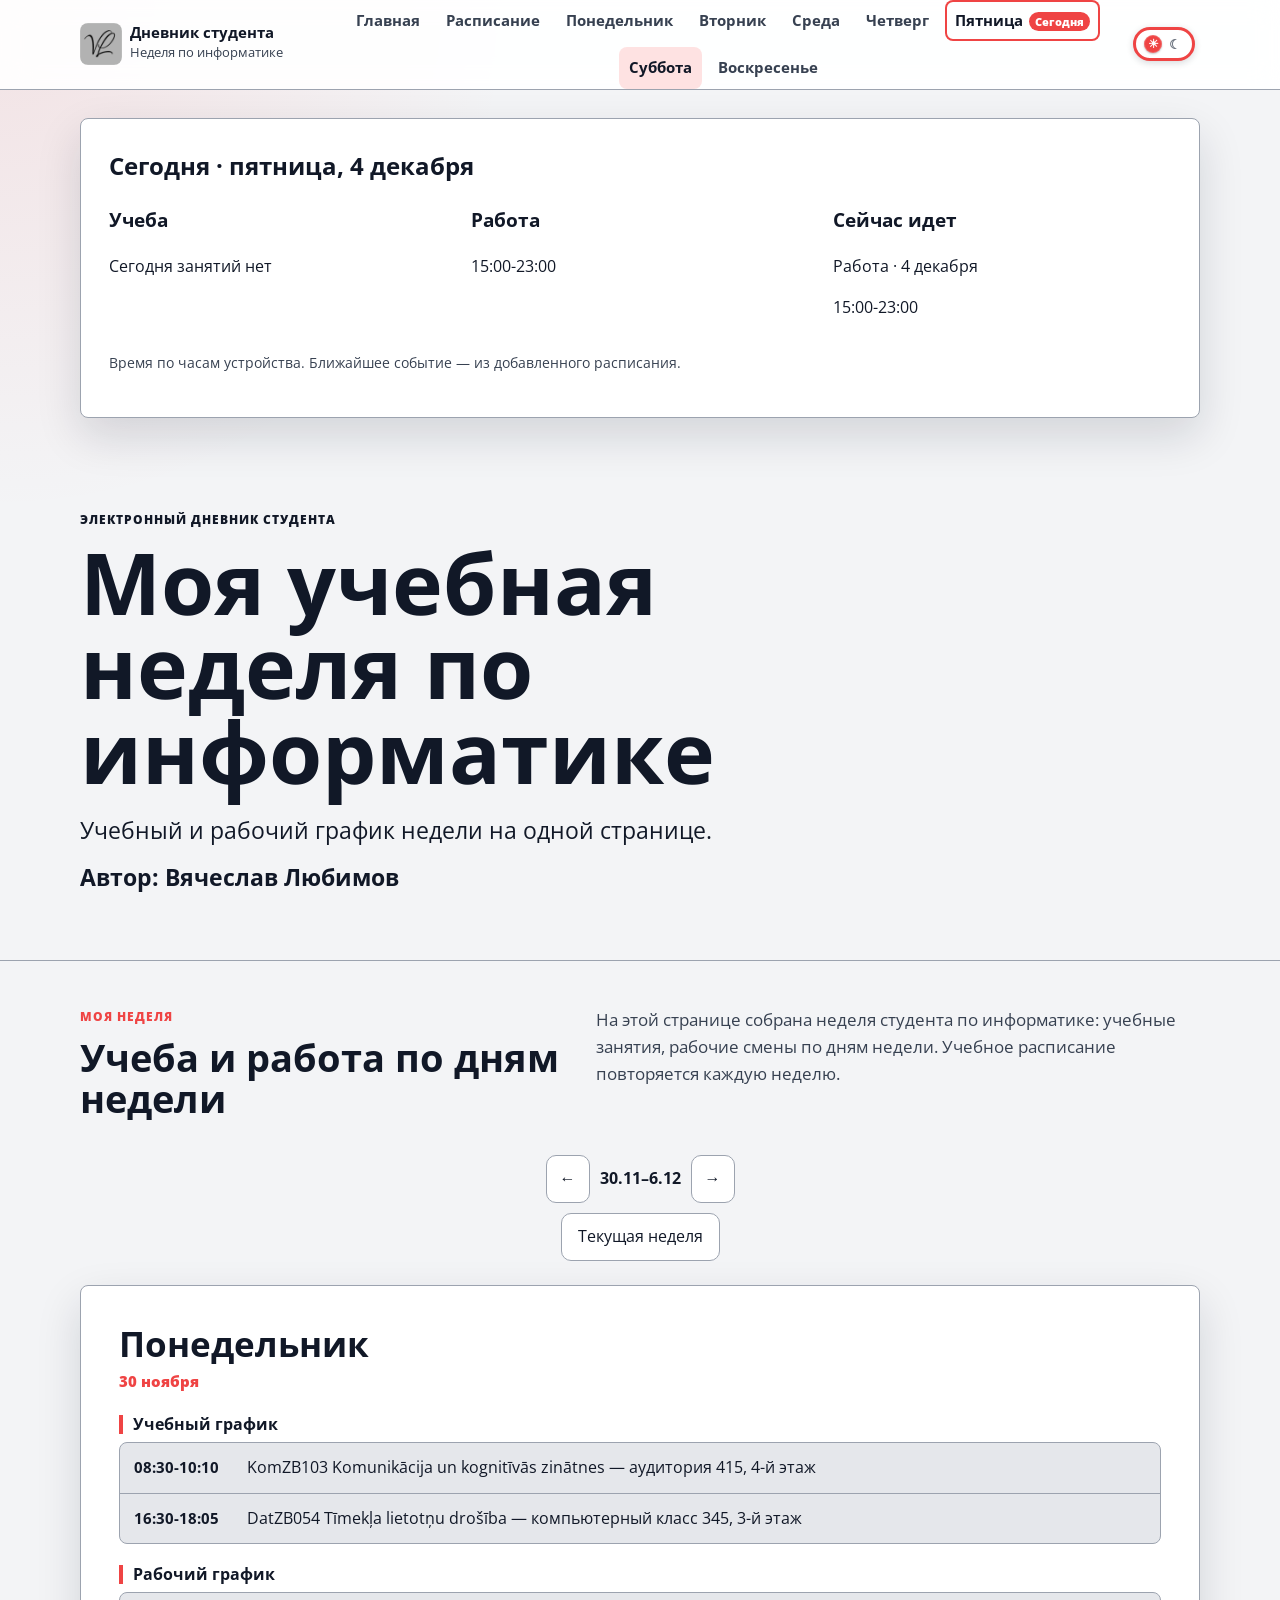
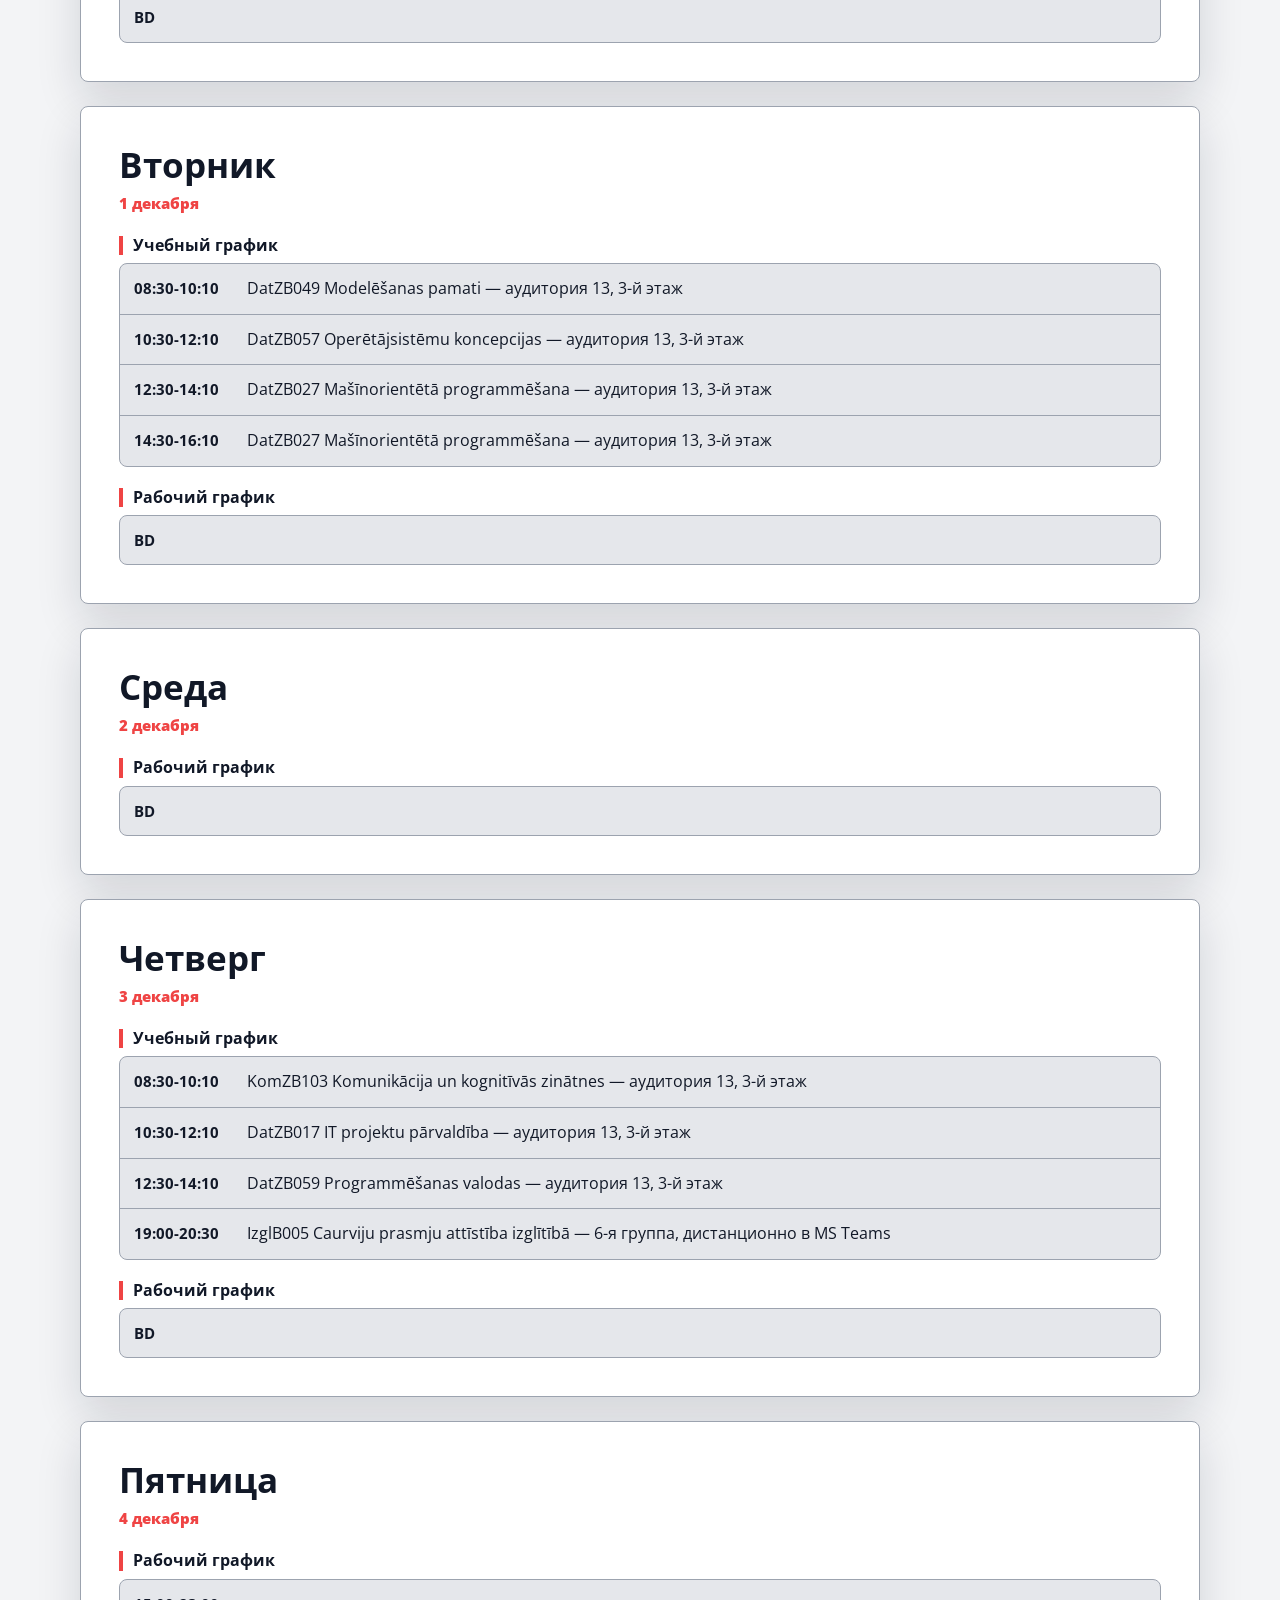
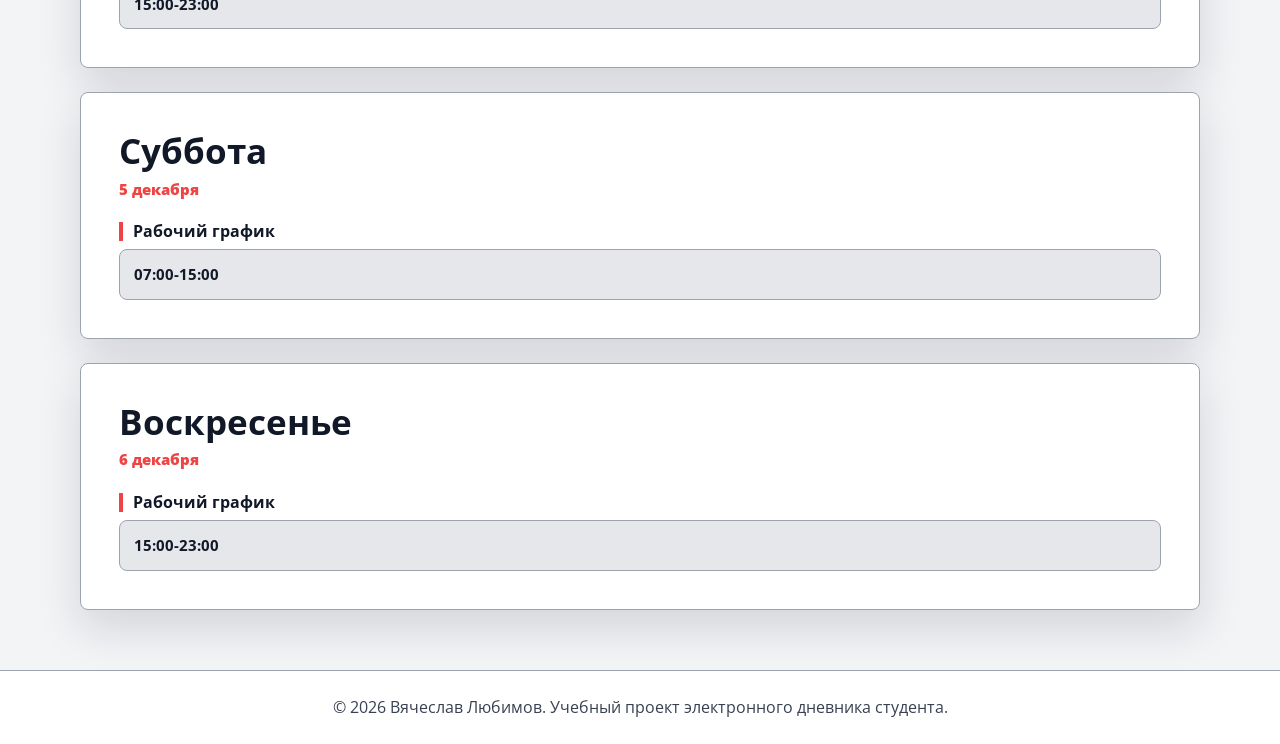
<file: index.html>
<!doctype html>
<html lang="ru">
<head>
  <meta charset="utf-8">
  <meta name="viewport" content="width=device-width, initial-scale=1">
  <title>Моя учебная неделя по информатике</title>
  <link rel="icon" href="favicon/favicon.ico" sizes="any">
  <link rel="icon" type="image/png" sizes="32x32" href="favicon/favicon-32x32.png">
  <link rel="icon" type="image/png" sizes="16x16" href="favicon/favicon-16x16.png">
  <link rel="apple-touch-icon" sizes="180x180" href="favicon/apple-touch-icon.png">
  <link rel="manifest" href="favicon/site.webmanifest">
  <link rel="stylesheet" href="css/style.css">
</head>
<body id="page-top">
  <header class="site-header">
    <div class="container header-layout">
      <button class="brand menu-toggle" type="button" aria-label="Открыть меню" aria-expanded="false" aria-controls="site-menu">
        <img class="brand-mark" src="favicon/android-chrome-192x192.png" alt="Инициалы Вячеслава Любимова VL" width="42" height="42">
        <span>
          <strong>Дневник студента</strong>
          <small>Неделя по информатике</small>
        </span>
      </button>

      <nav class="main-nav" aria-label="Главная навигация">
        <ul id="nav-list"></ul>
      </nav>

      <button class="theme-toggle" id="theme-toggle" type="button" aria-pressed="false" aria-label="Переключить темную тему">
        <span class="theme-toggle-track" aria-hidden="true">
          <span class="theme-toggle-icon theme-toggle-sun">☀</span>
          <span class="theme-toggle-icon theme-toggle-moon">☾</span>
          <span class="theme-toggle-thumb"></span>
        </span>
        <span class="sr-only" id="theme-toggle-label">Темная тема</span>
      </button>
    </div>
  </header>

  <button class="mobile-back-to-top menu-toggle" type="button" aria-label="Открыть меню" aria-expanded="false" aria-controls="site-menu">
    <img src="favicon/android-chrome-192x192.png" alt="" width="42" height="42">
  </button>

  <nav class="site-menu" id="site-menu" aria-label="Меню сайта" hidden></nav>

  <main>
    <section class="container today-summary" id="today-summary" aria-labelledby="today-title"></section>
    <section class="hero" id="glavnaya" aria-labelledby="hero-title">
      <div class="hero-content container">
        <p class="eyebrow">Электронный дневник студента</p>
        <h1 id="hero-title">Моя учебная неделя по информатике</h1>
        <p class="hero-subtitle">Учебный и рабочий график недели на одной странице.</p>
        <p class="author">Автор: Вячеслав Любимов</p>
      </div>
    </section>

    <section class="intro container" aria-labelledby="intro-title">
      <div>
        <p class="eyebrow">Моя неделя</p>
        <h2 id="intro-title">Учеба и работа по дням недели</h2>
      </div>
      <p>
        На этой странице собрана неделя студента по информатике: учебные занятия,
        рабочие смены по дням недели. Учебное расписание повторяется каждую неделю.
      </p>
    </section>

    <section class="diary container" id="dnevnik" aria-label="Дни учебной недели">
      <div class="period-controls week-controls" aria-label="Выбор недели">
        <button type="button" id="week-prev" aria-label="Предыдущая неделя">←</button>
        <strong id="week-label" aria-live="polite"></strong>
        <button type="button" id="week-next" aria-label="Следующая неделя">→</button>
        <button type="button" id="week-current">Текущая неделя</button>
      </div>
      <div id="cards" class="cards"></div>
    </section>

  </main>

  <footer class="site-footer">
    <div class="container">
      <p>&copy; 2026 Вячеслав Любимов. Учебный проект электронного дневника студента.</p>
    </div>
  </footer>

  <script src="js/study-schedules.js"></script>
  <script src="js/work-schedules.js"></script>
  <script src="js/data.js"></script>
  <script src="js/today.js"></script>
  <script src="js/script.js"></script>
  <script src="js/menu.js"></script>
</body>
</html>
</file>
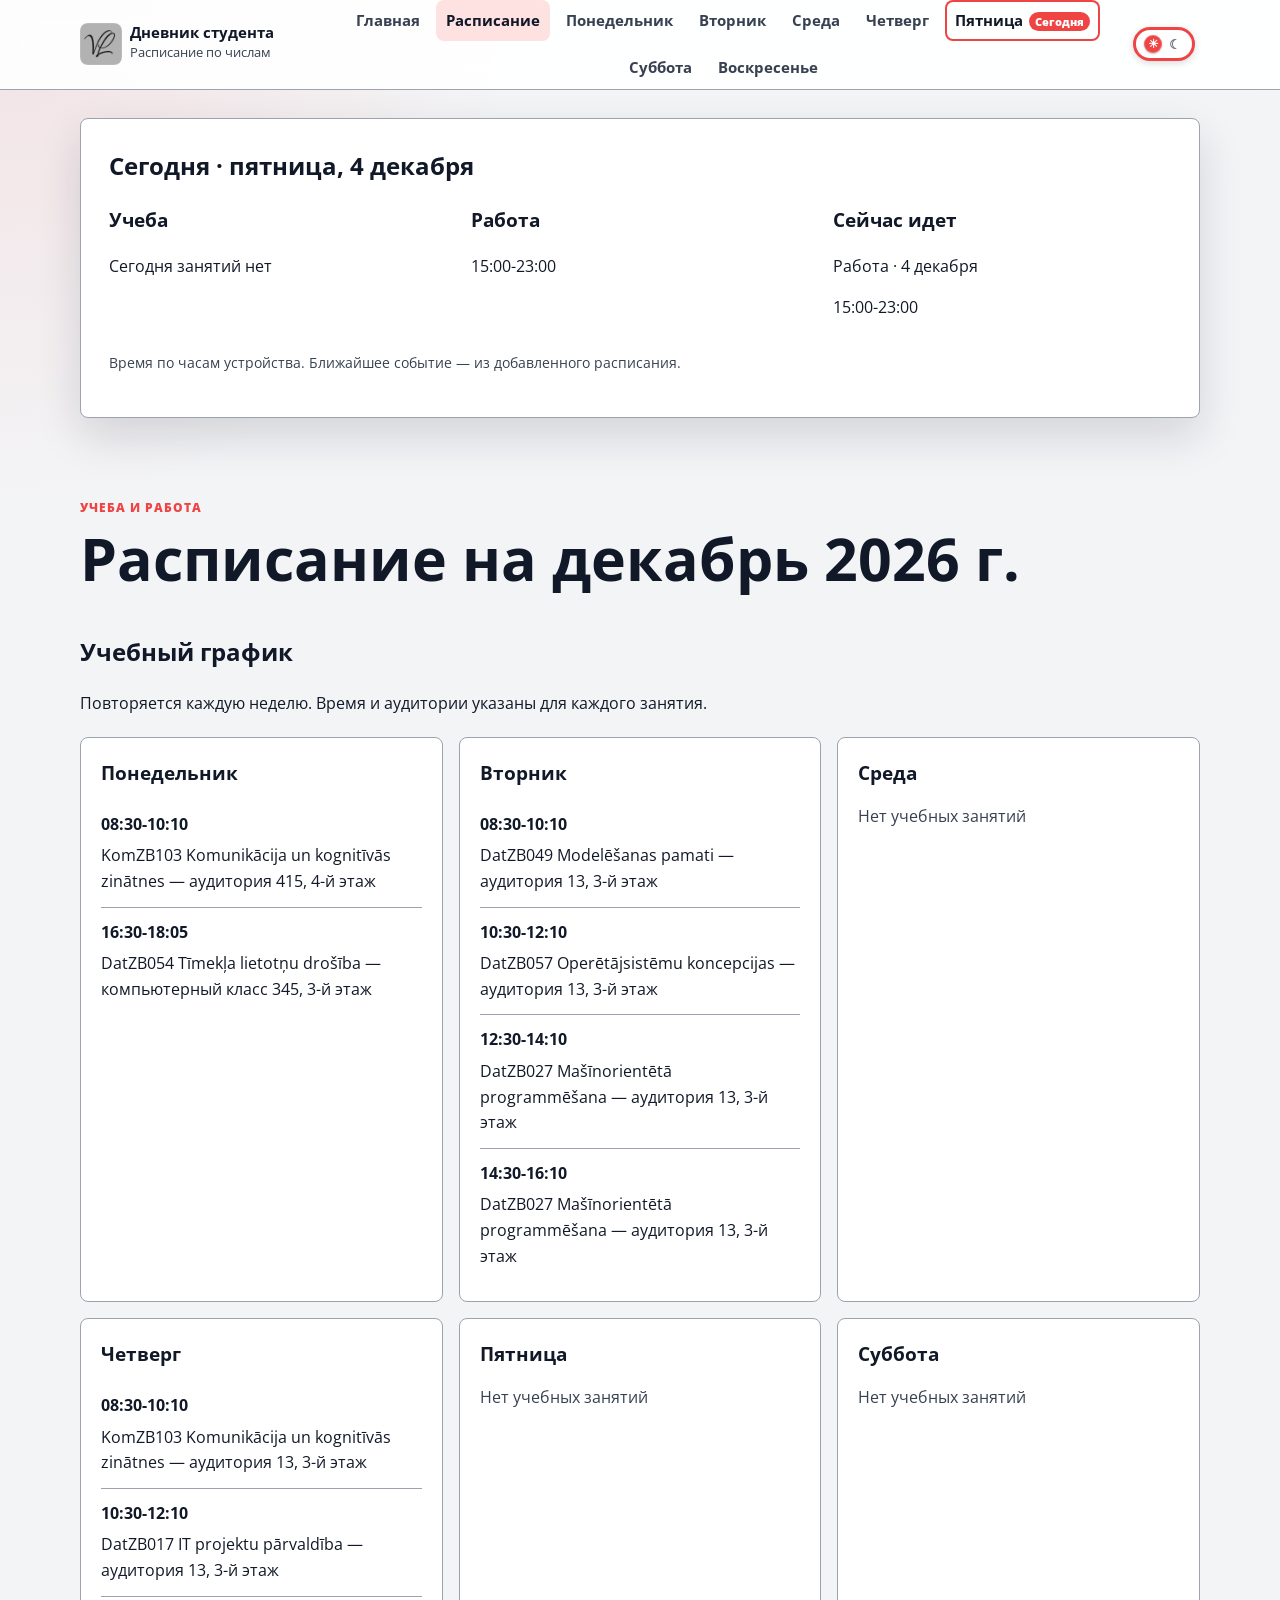
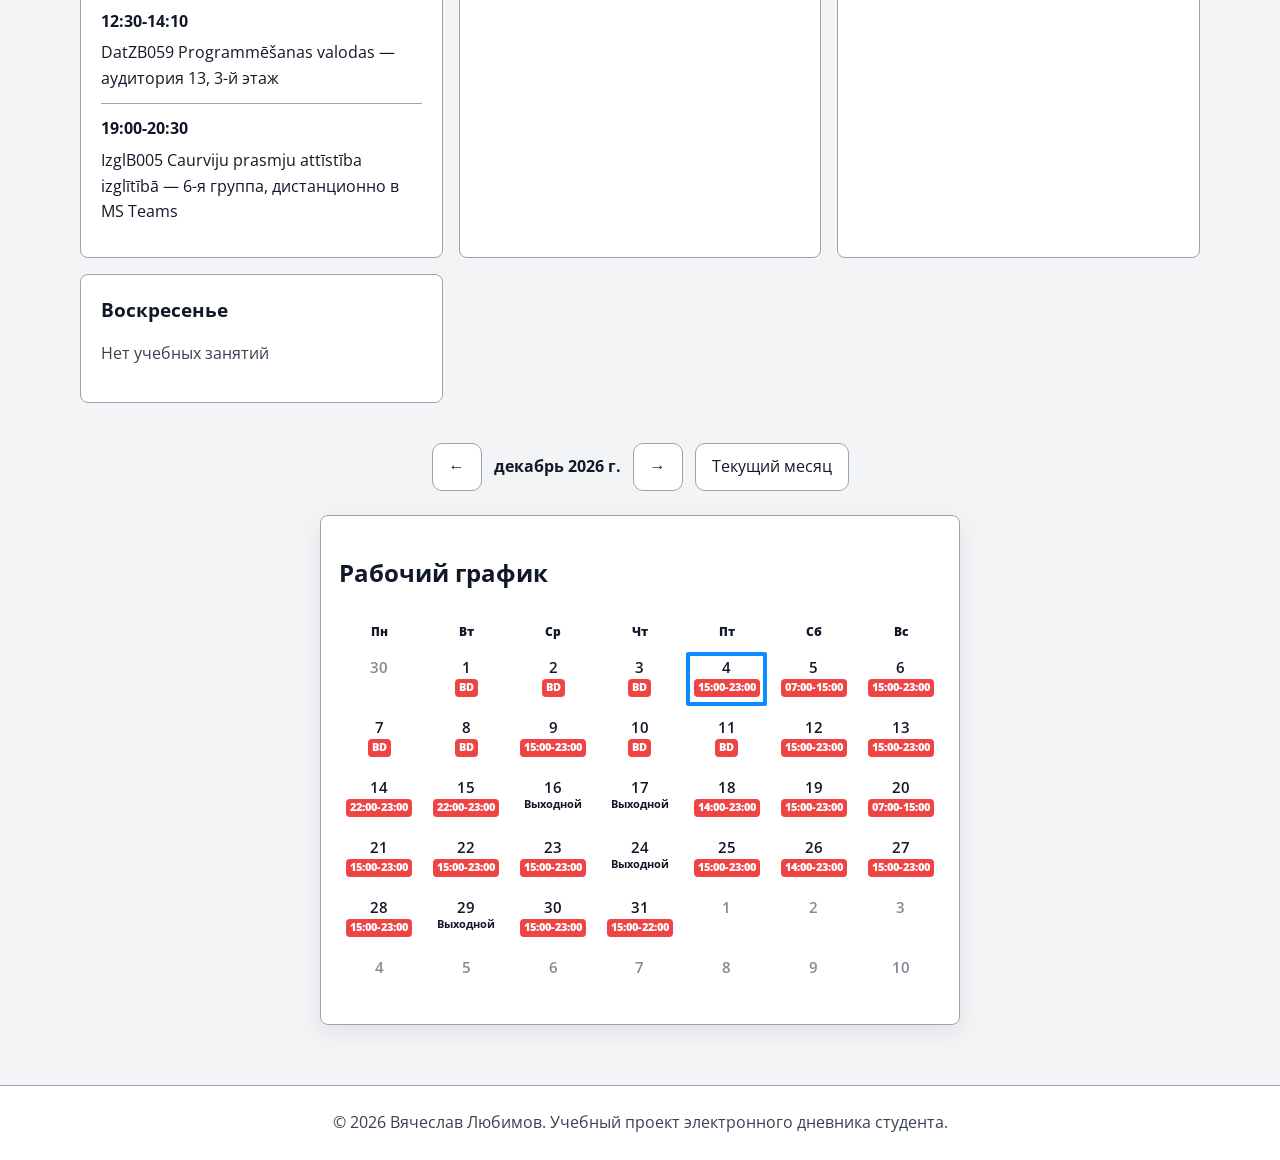
<file: schedule.html>
<!doctype html>
<html lang="ru">
<head>
  <meta charset="utf-8">
  <meta name="viewport" content="width=device-width, initial-scale=1">
  <title>Расписание по числам</title>
  <link rel="icon" href="favicon/favicon.ico" sizes="any">
  <link rel="icon" type="image/png" sizes="32x32" href="favicon/favicon-32x32.png">
  <link rel="icon" type="image/png" sizes="16x16" href="favicon/favicon-16x16.png">
  <link rel="apple-touch-icon" sizes="180x180" href="favicon/apple-touch-icon.png">
  <link rel="manifest" href="favicon/site.webmanifest">
  <link rel="stylesheet" href="css/style.css">
</head>
<body id="page-top">
  <header class="site-header">
    <div class="container header-layout">
      <button class="brand menu-toggle" type="button" aria-label="Открыть меню" aria-expanded="false" aria-controls="site-menu">
        <img class="brand-mark" src="favicon/android-chrome-192x192.png" alt="Инициалы Вячеслава Любимова VL" width="42" height="42">
        <span>
          <strong>Дневник студента</strong>
          <small>Расписание по числам</small>
        </span>
      </button>

      <nav class="main-nav" aria-label="Главная навигация">
        <ul>
          <li><a href="index.html" data-short="Глав">Главная</a></li>
          <li><a class="is-active" href="schedule.html" data-short="Рас">Расписание</a></li>
        </ul>
      </nav>

      <button class="theme-toggle" id="theme-toggle" type="button" aria-pressed="false" aria-label="Переключить темную тему">
        <span class="theme-toggle-track" aria-hidden="true">
          <span class="theme-toggle-icon theme-toggle-sun">☀</span>
          <span class="theme-toggle-icon theme-toggle-moon">☾</span>
          <span class="theme-toggle-thumb"></span>
        </span>
        <span class="sr-only" id="theme-toggle-label">Темная тема</span>
      </button>
    </div>
  </header>

  <nav class="site-menu" id="site-menu" aria-label="Меню сайта" hidden></nav>

  <main>
    <section class="container today-summary" id="today-summary" aria-labelledby="today-title"></section>
    <section class="page-title container" aria-labelledby="month-title">
      <p class="eyebrow">Учеба и работа</p>
      <h1 id="month-title">Расписание по числам</h1>
    </section>

    <section class="container weekly-study" aria-labelledby="study-title">
      <h2 id="study-title">Учебный график</h2>
      <p>Повторяется каждую неделю. Время и аудитории указаны для каждого занятия.</p>
      <div id="weekly-study"></div>
    </section>

    <div class="container period-controls" aria-label="Выбор месяца">
      <button type="button" id="month-prev" aria-label="Предыдущий месяц">←</button>
      <strong id="month-label" aria-live="polite"></strong>
      <button type="button" id="month-next" aria-label="Следующий месяц">→</button>
      <button type="button" id="month-current">Текущий месяц</button>
    </div>
    <section class="month-schedule container" id="month-schedule" aria-label="Рабочий график по числам месяца"></section>
  </main>

  <footer class="site-footer">
    <div class="container">
      <p>&copy; 2026 Вячеслав Любимов. Учебный проект электронного дневника студента.</p>
    </div>
  </footer>

  <script src="js/study-schedules.js"></script>
  <script src="js/work-schedules.js"></script>
  <script src="js/data.js"></script>
  <script src="js/today.js"></script>
  <script src="js/month-schedule.js"></script>
  <script src="js/menu.js"></script>
</body>
</html>
</file>
<file: css/style.css>
@import url("https://fonts.googleapis.com/css2?family=Open+Sans:wght@400;600;700;800;900&display=swap");

:root {
  color-scheme: light;
  --bg: #f3f4f6;
  --surface: #ffffff;
  --surface-soft: #e5e7eb;
  --text: #111827;
  --muted: #374151;
  --line: #9ca3af;
  --accent: #ef4444;
  --accent-strong: #111827;
  --accent-soft: #fee2e2;
  --warning: #ef4444;
  --shadow: 0 18px 45px rgba(17, 24, 39, 0.14);
  --radius: 8px;
  --container: 1120px;
  --font: "Open Sans", Arial, Helvetica, sans-serif;
}

:root[data-theme="dark"] {
  color-scheme: dark;
  --bg: #111827;
  --surface: #374151;
  --surface-soft: #1f2937;
  --text: #f3f4f6;
  --muted: #e5e7eb;
  --line: #9ca3af;
  --accent: #ef4444;
  --accent-strong: #f3f4f6;
  --accent-soft: #4b1d24;
  --warning: #ef4444;
  --shadow: 0 18px 45px rgba(0, 0, 0, 0.32);
}

* {
  box-sizing: border-box;
}

.header-layout > *,
.brand > *,
.intro > *,
.diary-card > *,
.card-content,
.day-block,
.table-wrap {
  min-width: 0;
}

html {
  scroll-behavior: smooth;
  scroll-padding-top: 104px;
}

body {
  margin: 0;
  background:
    radial-gradient(circle at top left, rgba(239, 68, 68, 0.10), transparent 32rem),
    var(--bg);
  color: var(--text);
  font-family: var(--font);
  line-height: 1.6;
  overflow-wrap: break-word;
}

img {
  display: block;
  max-width: 100%;
}

a {
  color: inherit;
}

.container {
  width: min(100% - 32px, var(--container));
  margin-inline: auto;
}

.site-header {
  position: sticky;
  top: 0;
  z-index: 10;
  border-bottom: 1px solid var(--line);
  background: color-mix(in srgb, var(--surface) 92%, transparent);
  backdrop-filter: blur(14px);
}

.mobile-back-to-top {
  display: none;
}

.sr-only {
  position: absolute;
  width: 1px;
  height: 1px;
  margin: -1px;
  overflow: hidden;
  clip: rect(0, 0, 0, 0);
  white-space: nowrap;
  border: 0;
  padding: 0;
}

.header-layout {
  display: grid;
  grid-template-columns: minmax(170px, 0.55fr) minmax(0, 1.8fr) auto;
  align-items: center;
  gap: 14px;
  min-height: 76px;
}

.brand {
  display: inline-flex;
  align-items: center;
  gap: 8px;
  text-decoration: none;
  min-width: 0;
}

.brand > span:last-child {
  min-width: 0;
}

.brand-mark {
  width: 42px;
  min-width: 42px;
  height: 42px;
  border-radius: var(--radius);
  object-fit: cover;
}

.brand strong,
.brand small {
  display: block;
}

.brand strong {
  line-height: 1.1;
  font-size: 0.96rem;
  overflow-wrap: anywhere;
}

.brand small {
  color: var(--muted);
  font-size: 0.82rem;
}

.main-nav {
  min-width: 0;
  overflow: visible;
}

.main-nav ul {
  display: flex;
  justify-content: center;
  flex-wrap: wrap;
  gap: 6px;
  margin: 0;
  padding: 0;
  list-style: none;
}

.main-nav a {
  display: block;
  border-radius: var(--radius);
  padding: 9px 10px;
  color: var(--muted);
  font-size: 0.91rem;
  font-weight: 700;
  text-decoration: none;
  white-space: nowrap;
}

.main-nav a:hover,
.main-nav a.is-active {
  background: var(--accent-soft);
  color: var(--accent-strong);
}

.main-nav a.is-today {
  box-shadow: inset 0 0 0 2px var(--accent);
  color: var(--accent-strong);
}

.main-nav a.is-today::after {
  content: "Сегодня";
  margin-left: 6px;
  border-radius: 999px;
  background: var(--accent);
  color: var(--surface);
  padding: 2px 6px;
  font-size: 0.68rem;
  font-weight: 800;
  vertical-align: middle;
}

.theme-toggle {
  display: inline-grid;
  place-items: center;
  width: 72px;
  height: 44px;
  border: 0;
  border-radius: 999px;
  background: transparent;
  cursor: pointer;
  padding: 0;
}

.theme-toggle-track {
  position: relative;
  width: 62px;
  height: 34px;
  border: 3px solid var(--accent);
  border-radius: 999px;
  background: var(--surface);
  box-shadow:
    0 1px 0 rgba(255, 255, 255, 0.75) inset,
    0 2px 7px rgba(17, 24, 39, 0.16);
  transition: background-color 180ms ease, border-color 180ms ease, box-shadow 180ms ease;
}

.theme-toggle-icon {
  position: absolute;
  top: 50%;
  z-index: 1;
  display: grid;
  place-items: center;
  width: 18px;
  height: 18px;
  color: var(--muted);
  font-size: 0.82rem;
  font-weight: 900;
  line-height: 1;
  transform: translateY(-50%);
  transition: color 180ms ease, opacity 180ms ease;
}

.theme-toggle-sun {
  left: 8px;
  opacity: 0;
}

.theme-toggle-moon {
  right: 8px;
  opacity: 0.7;
}

.theme-toggle-thumb {
  position: absolute;
  top: 50%;
  left: 8px;
  z-index: 2;
  width: 18px;
  height: 18px;
  border-radius: 50%;
  background: var(--accent);
  box-shadow:
    0 1px 2px rgba(0, 0, 0, 0.24),
    0 0 0 1px rgba(255, 255, 255, 0.18) inset;
  transform: translateY(-50%);
  transition: transform 180ms ease, background-color 180ms ease, box-shadow 180ms ease;
}

.theme-toggle-thumb::before {
  content: "☀";
  display: grid;
  place-items: center;
  width: 100%;
  height: 100%;
  color: #ffffff;
  font-size: 0.72rem;
  font-weight: 900;
  line-height: 1;
}

.theme-toggle:hover .theme-toggle-track {
  box-shadow:
    0 2px 0 rgba(255, 255, 255, 0.75) inset,
    0 3px 10px rgba(17, 24, 39, 0.22);
}

:root[data-theme="dark"] .theme-toggle-track {
  border-color: #f87171;
  background: #1f2937;
  box-shadow:
    0 2px 0 rgba(255, 255, 255, 0.12) inset,
    0 3px 10px rgba(0, 0, 0, 0.35);
}

:root[data-theme="dark"] .theme-toggle-icon {
  color: #cbd5e1;
}

:root[data-theme="dark"] .theme-toggle-sun {
  opacity: 0.75;
}

:root[data-theme="dark"] .theme-toggle-moon {
  opacity: 0;
}

:root[data-theme="dark"] .theme-toggle-thumb {
  background: #f87171;
  box-shadow:
    0 1px 2px rgba(0, 0, 0, 0.4),
    0 0 0 1px rgba(255, 255, 255, 0.16) inset;
  transform: translate(24px, -50%);
}

:root[data-theme="dark"] .theme-toggle-thumb::before {
  content: "☾";
  color: #111827;
}

.hero {
  position: relative;
  scroll-margin-top: 104px;
  min-height: 0;
  display: grid;
  align-items: end;
  overflow: hidden;
  border-bottom: 1px solid var(--line);
}

.hero-content {
  position: relative;
  z-index: 1;
  padding-block: 64px;
  color: var(--text);
}

.eyebrow,
.card-label {
  margin: 0 0 10px;
  color: var(--warning);
  font-size: 0.78rem;
  font-weight: 800;
  letter-spacing: 0.08em;
  text-transform: uppercase;
}

.hero .eyebrow {
  color: var(--accent-strong);
}

.hero h1 {
  max-width: 760px;
  margin: 0;
  font-size: clamp(2.6rem, 7vw, 5.4rem);
  line-height: 0.98;
  overflow-wrap: anywhere;
}

.hero-subtitle,
.author {
  max-width: 640px;
  margin: 18px 0 0;
  font-size: clamp(1.1rem, 2vw, 1.45rem);
}

.author {
  margin-top: 10px;
  font-weight: 700;
}

.intro {
  display: grid;
  grid-template-columns: minmax(260px, 0.8fr) 1fr;
  gap: 32px;
  padding-block: 46px 18px;
}

.intro h2 {
  margin: 0;
  font-size: clamp(1.7rem, 3vw, 2.35rem);
  line-height: 1.1;
}

.intro > p {
  margin: 0;
  color: var(--muted);
  font-size: 1.05rem;
}

.page-title {
  padding-block: 52px 24px;
}

.page-title h1 {
  margin: 0;
  font-size: clamp(2rem, 5vw, 3.7rem);
  line-height: 1.04;
}

.page-title p:last-child {
  max-width: 760px;
  margin: 14px 0 0;
  color: var(--muted);
  font-size: 1.05rem;
}

.today-summary {
  margin-block: 28px;
  padding: clamp(16px, 3vw, 28px);
  border: 1px solid var(--line);
  border-radius: var(--radius);
  background: var(--surface);
  box-shadow: var(--shadow);
}
.today-summary h2 { margin-top: 0; }
.today-grid {
  display: grid;
  grid-template-columns: repeat(auto-fit, minmax(min(100%, 250px), 1fr));
  gap: 24px;
}
.today-grid h3 { color: var(--accent-strong); margin-top: 0; }
.today-grid p { overflow-wrap: anywhere; }
.schedule-note { color: var(--muted); font-size: 0.9rem; }
.period-controls {
  display: flex;
  align-items: center;
  justify-content: center;
  flex-wrap: wrap;
  gap: 12px;
  margin-bottom: 24px;
}
.period-controls button {
  font: inherit;
  cursor: pointer;
  min-height: 44px;
  min-width: 44px;
  padding: 10px 16px;
  border: 1px solid var(--line);
  border-radius: 10px;
  background: var(--surface);
  color: var(--text);
}
.period-controls button:hover { border-color: var(--accent-strong); }
.period-controls button:focus-visible { outline: 2px solid var(--accent-strong); outline-offset: 3px; }

.week-controls {
  display: grid;
  grid-template-columns: 44px minmax(0, auto) 44px;
  gap: 10px;
}
.week-controls > strong {
  text-align: center;
  font-size: clamp(0.8rem, 3.5vw, 1rem);
  white-space: nowrap;
}
.week-controls > button { padding-inline: 8px; }
.week-controls #week-current {
  grid-column: 1 / -1;
  justify-self: center;
  padding-inline: 16px;
}

.weekly-study {
  margin-bottom: 40px;
}

#weekly-study {
  display: grid;
  grid-template-columns: repeat(auto-fit, minmax(min(100%, 320px), 1fr));
  gap: 16px;
  margin-top: 20px;
}

.study-week-day {
  min-width: 0;
  padding: 20px;
  border: 1px solid var(--line);
  border-radius: var(--radius);
  background: var(--surface);
}

.study-week-day h3 { margin: 0 0 12px; }
.study-week-day p { color: var(--muted); }
.study-week-day ul { list-style: none; padding: 0; margin: 0; }
.study-week-day li { display: grid; gap: 6px; padding: 12px 0; }
.study-week-day li + li { border-top: 1px solid var(--line); }
.study-week-day strong { color: var(--accent-strong); }
.study-week-day span { overflow-wrap: anywhere; }

.month-schedule {
  display: grid;
  gap: 10px;
  width: min(100% - 32px, 640px);
  border: 1px solid var(--line);
  border-radius: var(--radius);
  background: var(--surface);
  padding: 18px;
  box-shadow: 0 8px 24px rgba(17, 24, 39, 0.08);
  margin-inline: auto;
  margin-bottom: 60px;
}

.calendar-weekdays,
.calendar-grid {
  display: grid;
  grid-template-columns: repeat(7, minmax(0, 1fr));
  gap: 6px;
}

.calendar-weekdays span {
  color: var(--accent-strong);
  font-size: 0.78rem;
  font-weight: 800;
  text-align: center;
}

.calendar-day {
  position: relative;
  display: grid;
  align-content: start;
  justify-items: center;
  gap: 4px;
  min-height: 54px;
  border: 2px solid transparent;
  border-radius: 2px;
  color: var(--text);
  padding: 6px 3px 5px;
}

.calendar-day strong {
  font-size: 0.96rem;
  font-weight: 600;
  line-height: 1;
}

.calendar-day.is-other-month {
  color: color-mix(in srgb, var(--muted) 62%, transparent);
}

.calendar-day.is-selected {
  border-color: #0d8cff;
  box-shadow: inset 0 0 0 2px #0d8cff;
}

.calendar-day ul {
  display: grid;
  gap: 2px;
  margin: 0;
  padding: 0;
  list-style: none;
}

.calendar-day li {
  border-radius: 4px;
  background: var(--accent);
  color: #ffffff;
  font-size: 0.66rem;
  font-weight: 800;
  line-height: 1.1;
  padding: 3px 4px;
  text-align: center;
}

.calendar-day p {
  margin: 0;
  color: var(--muted);
  font-size: 0.66rem;
  font-weight: 700;
  line-height: 1;
}

.calendar-day.is-day-off p {
  color: var(--accent-strong);
}

.month-empty-message {
  grid-column: 1 / -1;
  margin: 0;
  border: 1px solid var(--line);
  border-radius: var(--radius);
  background: var(--surface-soft);
  color: var(--muted);
  padding: 18px;
  font-weight: 700;
}

.diary {
  padding-block: 18px 60px;
}

.cards {
  display: grid;
  gap: 24px;
}

.diary-card {
  display: grid;
  grid-template-columns: 1fr;
  overflow: hidden;
  border: 1px solid var(--line);
  border-radius: var(--radius);
  background: var(--surface);
  box-shadow: var(--shadow);
}

.card-content {
  padding: clamp(22px, 4vw, 38px);
}

.card-content h2 {
  margin: 0;
  font-size: clamp(1.6rem, 3vw, 2.2rem);
  line-height: 1.1;
}

.card-subtitle {
  margin: 8px 0 18px;
  color: var(--muted);
  font-weight: 700;
}

.card-date {
  margin: 8px 0 0;
  color: var(--accent);
  font-size: 0.92rem;
  font-weight: 800;
}

.card-date + .card-subtitle {
  margin-top: 4px;
}

.day-block {
  margin-top: 18px;
}

.day-block h3 {
  display: inline-flex;
  align-items: center;
  margin: 0 0 8px;
  border-left: 4px solid var(--accent);
  padding-left: 10px;
  color: var(--accent-strong);
  font-size: 1rem;
  line-height: 1.2;
}

.free-day {
  display: grid;
  gap: 6px;
  margin-top: 18px;
  border: 1px solid var(--line);
  border-radius: var(--radius);
  background: var(--surface-soft);
  padding: 18px;
}

.free-day strong {
  color: var(--accent-strong);
  font-size: 1.08rem;
}

.free-day span {
  color: var(--muted);
}

.vacation-block {
  border-left: 4px solid var(--accent);
}

.table-wrap {
  overflow-x: auto;
  border: 1px solid var(--line);
  border-radius: var(--radius);
  background: var(--surface-soft);
}

table {
  width: 100%;
  border-collapse: collapse;
  min-width: 420px;
}

caption {
  height: 1px;
  overflow: hidden;
  position: absolute;
  width: 1px;
}

th,
td {
  border-bottom: 1px solid var(--line);
  padding: 12px 14px;
  text-align: left;
  vertical-align: top;
  overflow-wrap: anywhere;
}

tr:last-child th,
tr:last-child td {
  border-bottom: 0;
}

th {
  width: 92px;
  color: var(--accent-strong);
  font-size: 0.95rem;
  white-space: nowrap;
}

.time-only-table th {
  width: auto;
}

.site-footer {
  border-top: 1px solid var(--line);
  background: var(--surface);
  color: var(--muted);
  padding: 24px 0;
  text-align: center;
}

.site-footer p {
  margin: 0;
}

.footer-materials {
  margin-top: 6px !important;
  font-size: 0.76rem;
  line-height: 1.4;
}

.footer-materials a {
  color: var(--accent);
  font-weight: 700;
}

:focus-visible {
  outline: 3px solid var(--accent);
  outline-offset: 3px;
}

@media (max-width: 920px) {
  .header-layout {
    grid-template-columns: 1fr auto;
    padding-block: 12px;
  }

  .main-nav {
    grid-column: 1 / -1;
    order: 3;
    width: 100%;
  }

  .main-nav ul {
    justify-content: center;
  }

  .intro,
  .diary-card {
    grid-template-columns: 1fr;
  }

}

@media (max-width: 620px) {
  html {
    scroll-padding-top: 12px;
  }

  .site-header {
    position: static;
  }

  .container {
    width: min(100% - 22px, var(--container));
  }

  .header-layout {
    display: grid;
    grid-template-columns: repeat(6, minmax(0, 1fr));
    gap: 12px 8px;
    padding-block: 14px;
  }

  .brand {
    display: none;
  }

  .mobile-back-to-top {
    position: fixed;
    top: 12px;
    left: 12px;
    z-index: 20;
    display: block;
    width: 46px;
    height: 46px;
    border: 2px solid var(--surface);
    border-radius: var(--radius);
    background: var(--surface);
    box-shadow: var(--shadow);
    opacity: 0;
    pointer-events: none;
    transform: translateY(-10px);
    transition: opacity 180ms ease, transform 180ms ease;
  }

  .mobile-back-to-top.is-visible {
    opacity: 1;
    pointer-events: auto;
    transform: translateY(0);
  }

  .mobile-back-to-top img {
    width: 100%;
    height: 100%;
    border-radius: calc(var(--radius) - 2px);
    object-fit: cover;
  }

  .theme-toggle {
    grid-column: auto;
    justify-self: center;
    width: 62px;
    height: 38px;
    max-width: 100%;
  }

  .theme-toggle-track {
    width: 56px;
    height: 32px;
  }

  .theme-toggle-icon {
    width: 17px;
    height: 17px;
    font-size: 0.78rem;
  }

  .theme-toggle-sun {
    left: 7px;
  }

  .theme-toggle-moon {
    right: 7px;
  }

  .theme-toggle-thumb {
    left: 7px;
    width: 17px;
    height: 17px;
  }

  :root[data-theme="dark"] .theme-toggle-thumb {
    transform: translate(22px, -50%);
  }

  .main-nav a {
    display: grid;
    place-items: center;
    min-height: 48px;
    min-width: 36px;
    padding: 8px 9px;
    font-size: 0.86rem;
    text-align: center;
  }

  .main-nav,
  .main-nav ul {
    display: contents;
  }

  .main-nav li {
    min-width: 0;
  }

  .main-nav a[data-short] {
    font-size: 0;
  }

  .main-nav a[data-short]::before {
    content: attr(data-short);
    font-size: 0.86rem;
  }

  .main-nav a[href="#page-top"] {
    width: 36px;
    height: 36px;
    min-height: 36px;
    justify-self: center;
    border-radius: var(--radius);
    background: var(--surface) url("../favicon/android-chrome-192x192.png") center / 36px 36px no-repeat;
    font-size: 0;
    overflow: hidden;
    padding: 0;
  }

  .main-nav a[href="#page-top"]::before {
    content: "";
  }

  .main-nav a.is-today::after {
    content: "";
    display: inline-block;
    width: 7px;
    height: 7px;
    margin-left: 6px;
    padding: 0;
    border-radius: 50%;
  }

  .hero h1 {
    font-size: clamp(2rem, 11vw, 3rem);
    line-height: 1.04;
  }

  .hero-subtitle,
  .author {
    font-size: 1.05rem;
  }

  .hero-content {
    padding-block: 40px;
  }

  .intro {
    padding-block: 34px 12px;
  }

  .diary {
    padding-bottom: 40px;
  }

  .cards {
    gap: 18px;
  }

  .card-content {
    padding: 20px;
  }

  table {
    min-width: min(340px, 100%);
  }
}

@media (max-width: 380px) {
  .hero h1 {
    font-size: 2rem;
  }

  .card-content {
    padding-inline: 16px;
  }
}

/* Icon disclosure menu, available on both pages. */
button.brand {
  border: 0;
  background: transparent;
  color: var(--text);
  font: inherit;
  text-align: left;
  padding: 0;
  cursor: pointer;
}
.mobile-back-to-top { padding: 0; cursor: pointer; }
.menu-toggle:focus-visible { outline: 2px solid var(--accent-strong); outline-offset: 4px; }
.site-menu {
  position: fixed;
  top: 76px;
  left: max(12px, calc((100vw - var(--container)) / 2));
  z-index: 100;
  width: min(280px, calc(100vw - 24px));
  max-height: calc(100dvh - 88px);
  overflow-y: auto;
  padding: 8px;
  border: 1px solid var(--line);
  border-radius: var(--radius);
  background: var(--surface);
  box-shadow: var(--shadow);
}
.site-menu[hidden] { display: none; }
.site-menu ul { list-style: none; padding: 0; margin: 0; }
.site-menu a {
  display: block;
  padding: 12px 16px;
  min-height: 44px;
  border-radius: 8px;
  color: var(--text);
  text-decoration: none;
}
.site-menu a.is-today {
  font-weight: 700;
  color: var(--accent-strong);
  background: color-mix(in srgb, var(--accent) 12%, var(--surface));
}
.menu-today-badge {
  display: inline-block;
  margin-left: 8px;
  font-size: 0.72rem;
  border: 1px solid currentColor;
  border-radius: 20px;
  padding: 2px 6px;
}
.menu-today-badge[hidden] { display: none; }
.site-menu a:hover, .site-menu a:focus-visible {
  background: var(--accent);
  color: #fff;
}
@media (max-width: 620px) {
  .header-layout {
    display: grid;
    grid-template-columns: repeat(6, minmax(0, 1fr));
  }
  button.brand { display: flex; justify-self: center; }
  button.brand > span { display: none; }
  .header-layout .main-nav, .header-layout .main-nav ul { display: contents; }
  .header-layout .main-nav li:first-child { display: none; }
}
</file>
